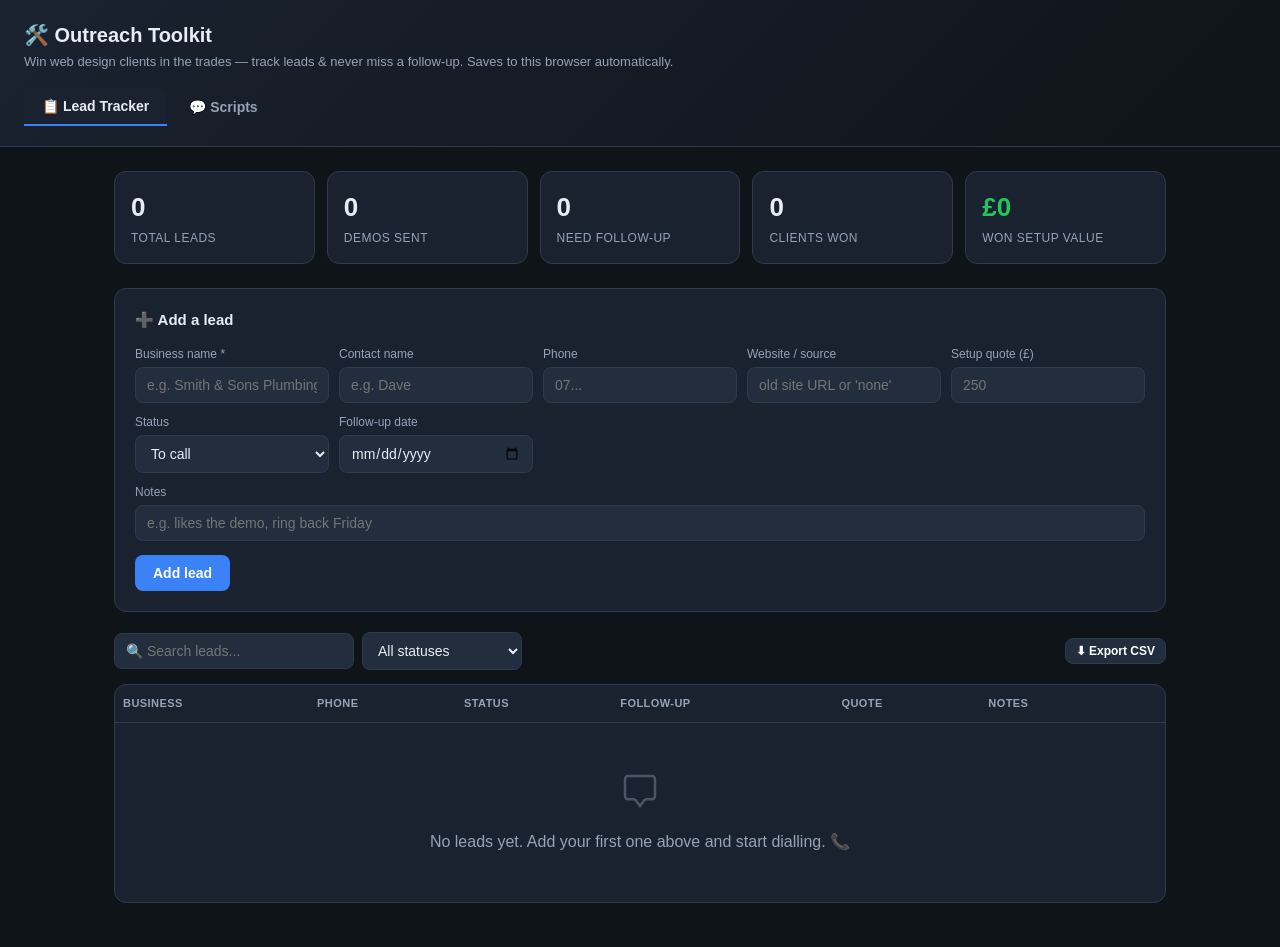
<file: index.html>
<!DOCTYPE html>
<html lang="en-GB">
<head>
<meta charset="UTF-8">
<meta name="viewport" content="width=device-width, initial-scale=1.0">
<title>Outreach Toolkit — Web Design for Trades</title>
<style>
  :root {
    --bg: #0f1419;
    --panel: #1a2230;
    --panel-2: #222d3d;
    --line: #2e3a4d;
    --text: #e8edf4;
    --muted: #94a3b8;
    --accent: #3b82f6;
    --green: #22c55e;
    --amber: #f59e0b;
    --red: #ef4444;
    --purple: #a855f7;
  }
  * { box-sizing: border-box; margin: 0; padding: 0; }
  body {
    font-family: -apple-system, BlinkMacSystemFont, "Segoe UI", Roboto, Helvetica, Arial, sans-serif;
    background: var(--bg);
    color: var(--text);
    line-height: 1.5;
  }
  header {
    background: linear-gradient(135deg, #1a2230, #0f1419);
    border-bottom: 1px solid var(--line);
    padding: 20px 24px;
    position: sticky; top: 0; z-index: 10;
  }
  header h1 { font-size: 20px; font-weight: 700; }
  header p { color: var(--muted); font-size: 13px; margin-top: 2px; }
  .tabs { display: flex; gap: 4px; margin-top: 16px; }
  .tab {
    background: transparent; border: none; color: var(--muted);
    padding: 10px 18px; cursor: pointer; font-size: 14px; font-weight: 600;
    border-radius: 8px 8px 0 0; transition: .15s;
  }
  .tab:hover { color: var(--text); background: var(--panel-2); }
  .tab.active { color: var(--text); background: var(--panel); border-bottom: 2px solid var(--accent); }
  .wrap { max-width: 1100px; margin: 0 auto; padding: 24px; }
  .view { display: none; }
  .view.active { display: block; }

  /* Stats */
  .stats { display: grid; grid-template-columns: repeat(auto-fit, minmax(150px,1fr)); gap: 12px; margin-bottom: 24px; }
  .stat { background: var(--panel); border: 1px solid var(--line); border-radius: 12px; padding: 16px; }
  .stat .num { font-size: 26px; font-weight: 700; }
  .stat .lbl { color: var(--muted); font-size: 12px; text-transform: uppercase; letter-spacing: .04em; margin-top: 2px; }
  .stat.pipeline .num { color: var(--green); }

  /* Form */
  .card { background: var(--panel); border: 1px solid var(--line); border-radius: 12px; padding: 20px; margin-bottom: 20px; }
  .card h2 { font-size: 15px; margin-bottom: 14px; }
  .grid-form { display: grid; grid-template-columns: repeat(auto-fit, minmax(180px,1fr)); gap: 10px; }
  input, select, textarea {
    width: 100%; background: var(--panel-2); border: 1px solid var(--line);
    color: var(--text); padding: 9px 11px; border-radius: 8px; font-size: 14px; font-family: inherit;
  }
  input:focus, select:focus, textarea:focus { outline: none; border-color: var(--accent); }
  label { font-size: 12px; color: var(--muted); display: block; margin-bottom: 4px; }
  .btn {
    background: var(--accent); color: #fff; border: none; padding: 10px 18px;
    border-radius: 8px; font-size: 14px; font-weight: 600; cursor: pointer; transition: .15s;
  }
  .btn:hover { filter: brightness(1.1); }
  .btn.ghost { background: var(--panel-2); border: 1px solid var(--line); }
  .btn.sm { padding: 5px 10px; font-size: 12px; }
  .btn.danger { background: transparent; color: var(--red); border: 1px solid transparent; }
  .btn.danger:hover { background: rgba(239,68,68,.12); }
  .toolbar { display: flex; gap: 8px; align-items: center; flex-wrap: wrap; margin-bottom: 14px; }
  .toolbar .spacer { flex: 1; }
  .search { max-width: 240px; }

  /* Lead table */
  table { width: 100%; border-collapse: collapse; }
  th { text-align: left; font-size: 11px; text-transform: uppercase; letter-spacing: .04em; color: var(--muted); padding: 10px 8px; border-bottom: 1px solid var(--line); }
  td { padding: 10px 8px; border-bottom: 1px solid var(--line); font-size: 14px; vertical-align: middle; }
  tr:hover td { background: rgba(255,255,255,.02); }
  .biz strong { display: block; }
  .biz span { color: var(--muted); font-size: 12px; }
  select.status { padding: 5px 8px; font-size: 12px; font-weight: 600; border-radius: 999px; }
  .status-tocall { color: var(--muted); }
  .status-called { color: var(--accent); }
  .status-demosent { color: var(--purple); }
  .status-followup { color: var(--amber); }
  .status-won { color: var(--green); }
  .status-lost { color: var(--red); }
  .empty { text-align: center; color: var(--muted); padding: 48px 16px; }
  .empty svg { opacity: .4; margin-bottom: 12px; }
  .overdue { color: var(--red); font-weight: 600; }
  .due-soon { color: var(--amber); }
  a.link { color: var(--accent); text-decoration: none; }
  a.link:hover { text-decoration: underline; }

  /* Scripts */
  .script-block { background: var(--panel); border: 1px solid var(--line); border-radius: 12px; padding: 20px; margin-bottom: 16px; }
  .script-block h3 { font-size: 15px; margin-bottom: 6px; color: var(--accent); }
  .script-block h4 { font-size: 13px; margin: 14px 0 4px; color: var(--amber); }
  .script-block p, .script-block blockquote { font-size: 14px; margin-bottom: 8px; }
  .script-block blockquote {
    border-left: 3px solid var(--accent); padding: 8px 12px; background: var(--panel-2);
    border-radius: 0 8px 8px 0; color: #cdd8e6; font-style: italic;
  }
  .tip { font-size: 13px; color: var(--muted); }
  .note { font-size: 12px; color: var(--muted); font-style: italic; }
  .muted-small { font-size: 12px; color: var(--muted); }

  @media print {
    header, .tabs, .no-print { display: none !important; }
    body { background: #fff; color: #000; }
    .script-block { border: 1px solid #ccc; break-inside: avoid; }
    .script-block blockquote { background: #f4f4f4; color: #000; }
    .view { display: block !important; }
    #view-leads, #view-add { display: none !important; }
  }
</style>
</head>
<body>
<header>
  <h1>🛠️ Outreach Toolkit</h1>
  <p>Win web design clients in the trades — track leads &amp; never miss a follow-up. Saves to this browser automatically.</p>
  <div class="tabs">
    <button class="tab active" data-tab="leads">📋 Lead Tracker</button>
    <button class="tab" data-tab="scripts">💬 Scripts</button>
  </div>
</header>

<div class="wrap">

  <!-- ============ LEAD TRACKER ============ -->
  <div class="view active" id="view-leads">
    <div class="stats">
      <div class="stat"><div class="num" id="s-total">0</div><div class="lbl">Total Leads</div></div>
      <div class="stat"><div class="num" id="s-demos">0</div><div class="lbl">Demos Sent</div></div>
      <div class="stat"><div class="num" id="s-followup">0</div><div class="lbl">Need Follow-up</div></div>
      <div class="stat"><div class="num" id="s-won">0</div><div class="lbl">Clients Won</div></div>
      <div class="stat pipeline"><div class="num" id="s-pipeline">£0</div><div class="lbl">Won Setup Value</div></div>
    </div>

    <div class="card">
      <h2>➕ Add a lead</h2>
      <div class="grid-form">
        <div><label>Business name *</label><input id="f-name" placeholder="e.g. Smith &amp; Sons Plumbing"></div>
        <div><label>Contact name</label><input id="f-contact" placeholder="e.g. Dave"></div>
        <div><label>Phone</label><input id="f-phone" placeholder="07..."></div>
        <div><label>Website / source</label><input id="f-web" placeholder="old site URL or 'none'"></div>
        <div><label>Setup quote (£)</label><input id="f-value" type="number" placeholder="250"></div>
        <div><label>Status</label>
          <select id="f-status">
            <option value="tocall">To call</option>
            <option value="called">Called</option>
            <option value="demosent">Demo sent</option>
            <option value="followup">Follow-up</option>
            <option value="won">Won</option>
            <option value="lost">Lost</option>
          </select>
        </div>
        <div><label>Follow-up date</label><input id="f-date" type="date"></div>
        <div style="grid-column: 1/-1"><label>Notes</label><input id="f-notes" placeholder="e.g. likes the demo, ring back Friday"></div>
      </div>
      <div style="margin-top:14px"><button class="btn" id="addBtn">Add lead</button></div>
    </div>

    <div class="toolbar">
      <input class="search" id="search" placeholder="🔍 Search leads...">
      <select id="filter" style="max-width:160px">
        <option value="all">All statuses</option>
        <option value="tocall">To call</option>
        <option value="called">Called</option>
        <option value="demosent">Demo sent</option>
        <option value="followup">Follow-up</option>
        <option value="won">Won</option>
        <option value="lost">Lost</option>
      </select>
      <div class="spacer"></div>
      <button class="btn ghost sm" id="exportBtn">⬇ Export CSV</button>
    </div>

    <div class="card" style="padding:0; overflow-x:auto">
      <table id="table">
        <thead>
          <tr>
            <th>Business</th><th>Phone</th><th>Status</th><th>Follow-up</th><th>Quote</th><th>Notes</th><th></th>
          </tr>
        </thead>
        <tbody id="tbody"></tbody>
      </table>
      <div class="empty" id="empty">
        <svg width="40" height="40" viewBox="0 0 24 24" fill="none" stroke="currentColor" stroke-width="1.5"><path d="M9 17H5a2 2 0 0 1-2-2V5a2 2 0 0 1 2-2h14a2 2 0 0 1 2 2v10a2 2 0 0 1-2 2h-4M9 17l3 4 3-4"/></svg>
        <div>No leads yet. Add your first one above and start dialling. 📞</div>
      </div>
    </div>
  </div>

  <!-- ============ SCRIPTS ============ -->
  <div class="view" id="view-scripts">
    <div class="no-print" style="margin-bottom:16px; display:flex; gap:8px; align-items:center;">
      <button class="btn ghost sm" onclick="window.print()">🖨️ Print this sheet</button>
      <span class="muted-small">Tip: the goal of every call is one thing — get a meeting booked in the diary to show them the demo.</span>
    </div>

    <div class="script-block">
      <h3>📞 Cold Call — Opening (goal: book a meeting)</h3>
      <p class="tip">The first 10 seconds decide everything. Be quick, be human. The ONLY aim of this call is to get a meeting in the diary — don't try to sell or send anything, just book the time.</p>
      <blockquote>"Hi, is that [Name]? ... Hi [Name], my name's [Your Name] — I'll be quick, I know you're busy. I build websites for [plumbers/roofers] round [town], and I've actually already built you a free demo of what yours could look like. I'd love to pop by and show you what I've put together — when are you usually free for a quick 15 minutes this week?"</blockquote>
      <h4>If "yes" → pin down a time:</h4>
      <blockquote>"Brilliant — what suits you better, [day] or [day]? ... Perfect, say [time]? What's the best address to meet you at, and a mobile number in case anything changes?"</blockquote>
      <h4>If they can't meet in person:</h4>
      <blockquote>"No problem — we can do it over a quick video call instead, I'll share my screen and walk you through it. When are you free for 15 minutes?"</blockquote>
      <p class="note">Lock the day, time, place and number into your tracker straight away with a follow-up date. That booked meeting is the win.</p>
    </div>

    <div class="script-block">
      <h3>🎬 The Meeting — Showing the Demo</h3>
      <p class="tip">This is where you win the job. Keep it tight, talk benefits not features, and finish by asking for the go-ahead.</p>
      <h4>Open (15 secs):</h4>
      <blockquote>"Thanks for seeing me [Name]. So this is a quick demo I built specially for [business] — nothing's live yet, just want to show you the idea and see what you think."</blockquote>
      <h4>Walk them through it — tie everything to getting more jobs:</h4>
      <blockquote>"So up the top here, your phone number's clickable — someone on their mobile just taps it and they're straight through to you. This big button says 'Get a Free Quote' so people know exactly what to do. Down here I've put your reviews front and centre, because that's what wins the people your customers refer you to..."</blockquote>
      <h4>Close — always ask (30 secs):</h4>
      <blockquote>"That's the gist of it. What do you reckon? ... If you're happy, I can have the full thing live this week — it's [£250] to set up and [£30] a month to host it and make any changes. Shall I get it started for you?"</blockquote>
      <p class="note">Silence after you ask the price is normal — don't fill it. Let them answer.</p>
    </div>

    <div class="script-block">
      <h3>🛡️ Objection Handling</h3>

      <h4>"Why do I need this? I get all my work word of mouth."</h4>
      <blockquote>"Honestly, that's the best kind of work to have — and I'm not trying to replace it. Here's the thing though: when someone recommends you, the first thing the new customer does is Google you before they ring. If they find nothing, or an old site, some of them hesitate or go with the next name. A proper site just makes sure the referrals you're already getting actually pick up the phone — it backs up your reputation instead of letting it leak. That's all it does."</blockquote>
      <p class="note">Don't attack word-of-mouth. Reframe the site as plugging a leak in referrals they already get.</p>

      <h4>"How much is it?"</h4>
      <blockquote>"It's [£250] to set up and [£30] a month to host it, keep it running and make any changes you need. But genuinely — let me come show you it properly first, no point talking money until you've seen if you even like it. When are you free for 15 minutes?"</blockquote>

      <h4>"I already have someone who does my website."</h4>
      <blockquote>"No problem at all. Give me 15 minutes to show you what I've built anyway — costs you nothing to compare, and if yours is already better you'll know straight away and I'll leave you be. When suits you?"</blockquote>

      <h4>"I'm not interested / haven't got time."</h4>
      <blockquote>"Totally fair, I'll not keep you. I'm local so if you ever change your mind just give me a shout — I'll leave you my number. Cheers [Name], take care."</blockquote>

      <h4>"Is this a scam / who are you again?"</h4>
      <blockquote>"Ha, fair question — no, I'm local, I build sites for trades round here. There's nothing to buy and no catch — I just built you a free demo and wanted to show you. Happy to pop by whenever suits so you can see for yourself."</blockquote>
    </div>

    <div class="script-block">
      <h3>💬 Follow-Up Texts</h3>
      <h4>Confirming a booked meeting:</h4>
      <blockquote>Hi [Name], [Your Name] here 👍 Just confirming I'll pop by [place] at [time] on [day] to show you the website demo I built for [business]. Any problems just give me a shout!</blockquote>
      <h4>If they didn't answer / chasing a time:</h4>
      <blockquote>Hi [Name], tried to give you a quick ring — I've built a free website demo for [business] and would love to pop by and show you. When's a good 15 minutes for you this week?</blockquote>
      <h4>After the meeting (if they're thinking about it):</h4>
      <blockquote>Hey [Name], great to meet you today! No rush at all — whenever you're ready just say the word and I'll have the full site live within the week 🙂</blockquote>
    </div>

    <div class="script-block">
      <h3>📩 Facebook / Instagram DM</h3>
      <blockquote>Hi [Name] 👋 I build websites for [roofers] around [town]. I've actually built you a free demo of what yours could look like. Fancy meeting up for 15 minutes this week so I can show you? When are you usually free? No charge and no catch 🙂</blockquote>
      <h4>DM follow-up (2 days later):</h4>
      <blockquote>Hi [Name], just floating this back up 🙂 I'd genuinely love to show you the demo I built — what day this week works for a quick 15 minutes?</blockquote>
    </div>

    <div class="script-block">
      <h3>✅ Two rules that make it convert</h3>
      <p>1. <strong>Book the meeting — that's the only goal.</strong> Don't send a link they'll forget to open. Get a time in the diary to show them face to face (or screen-share) — that's where the demo sells itself.</p>
      <p>2. <strong>Follow up.</strong> Aim for ~30 touches a day. Most sales happen on the 2nd–4th contact, not the first — that's what the tracker is for.</p>
    </div>
  </div>

</div>

<script>
  const STORE = 'outreach_leads_v1';
  let leads = JSON.parse(localStorage.getItem(STORE) || '[]');

  const statusLabels = {
    tocall: 'To call', called: 'Called', demosent: 'Demo sent',
    followup: 'Follow-up', won: 'Won', lost: 'Lost'
  };

  function save() { localStorage.setItem(STORE, JSON.stringify(leads)); }

  function fmtDate(d) {
    if (!d) return '—';
    const date = new Date(d + 'T00:00:00');
    const today = new Date(); today.setHours(0,0,0,0);
    const diff = Math.round((date - today) / 86400000);
    const str = date.toLocaleDateString('en-GB', { day:'numeric', month:'short' });
    if (diff < 0) return '<span class="overdue">'+str+' (overdue)</span>';
    if (diff === 0) return '<span class="overdue">Today</span>';
    if (diff <= 2) return '<span class="due-soon">'+str+'</span>';
    return str;
  }

  function esc(s){ return (s||'').replace(/[&<>"]/g, c=>({'&':'&amp;','<':'&lt;','>':'&gt;','"':'&quot;'}[c])); }

  function render() {
    const q = document.getElementById('search').value.toLowerCase();
    const filter = document.getElementById('filter').value;
    const tbody = document.getElementById('tbody');
    tbody.innerHTML = '';

    let list = leads.filter(l => {
      const matchQ = !q || (l.name+l.contact+l.notes+l.phone).toLowerCase().includes(q);
      const matchF = filter === 'all' || l.status === filter;
      return matchQ && matchF;
    });

    document.getElementById('empty').style.display = leads.length === 0 ? 'block' : 'none';

    list.forEach(l => {
      const tr = document.createElement('tr');
      const opts = Object.keys(statusLabels).map(k =>
        `<option value="${k}" ${l.status===k?'selected':''}>${statusLabels[k]}</option>`).join('');
      const phoneCell = l.phone ? `<a class="link" href="tel:${esc(l.phone)}">${esc(l.phone)}</a>` : '—';
      tr.innerHTML = `
        <td class="biz"><strong>${esc(l.name)}</strong><span>${esc(l.contact||'')}${l.web?' · '+esc(l.web):''}</span></td>
        <td>${phoneCell}</td>
        <td><select class="status status-${l.status}" data-id="${l.id}">${opts}</select></td>
        <td>${fmtDate(l.date)}</td>
        <td>${l.value?('£'+l.value):'—'}</td>
        <td>${esc(l.notes||'')}</td>
        <td><button class="btn danger sm" data-del="${l.id}">✕</button></td>`;
      tbody.appendChild(tr);
    });

    // stats
    document.getElementById('s-total').textContent = leads.length;
    document.getElementById('s-demos').textContent = leads.filter(l=>['demosent','followup','won'].includes(l.status)).length;
    document.getElementById('s-followup').textContent = leads.filter(l=>l.status==='followup').length;
    document.getElementById('s-won').textContent = leads.filter(l=>l.status==='won').length;
    const pipe = leads.filter(l=>l.status==='won').reduce((s,l)=>s+(parseInt(l.value)||0),0);
    document.getElementById('s-pipeline').textContent = '£'+pipe.toLocaleString();
  }

  document.getElementById('addBtn').addEventListener('click', () => {
    const name = document.getElementById('f-name').value.trim();
    if (!name) { alert('Business name is required'); return; }
    leads.unshift({
      id: Date.now().toString(),
      name,
      contact: document.getElementById('f-contact').value.trim(),
      phone: document.getElementById('f-phone').value.trim(),
      web: document.getElementById('f-web').value.trim(),
      value: document.getElementById('f-value').value.trim(),
      status: document.getElementById('f-status').value,
      date: document.getElementById('f-date').value,
      notes: document.getElementById('f-notes').value.trim()
    });
    save(); render();
    ['f-name','f-contact','f-phone','f-web','f-value','f-date','f-notes'].forEach(id=>document.getElementById(id).value='');
    document.getElementById('f-name').focus();
  });

  document.getElementById('tbody').addEventListener('change', e => {
    if (e.target.classList.contains('status')) {
      const l = leads.find(x => x.id === e.target.dataset.id);
      if (l) { l.status = e.target.value; save(); render(); }
    }
  });

  document.getElementById('tbody').addEventListener('click', e => {
    if (e.target.dataset.del) {
      leads = leads.filter(x => x.id !== e.target.dataset.del);
      save(); render();
    }
  });

  document.getElementById('search').addEventListener('input', render);
  document.getElementById('filter').addEventListener('change', render);

  document.getElementById('exportBtn').addEventListener('click', () => {
    const rows = [['Business','Contact','Phone','Website','Status','Follow-up','Quote','Notes']];
    leads.forEach(l => rows.push([l.name,l.contact,l.phone,l.web,statusLabels[l.status],l.date,l.value,l.notes]));
    const csv = rows.map(r => r.map(c => '"'+String(c||'').replace(/"/g,'""')+'"').join(',')).join('\n');
    const blob = new Blob([csv], {type:'text/csv'});
    const a = document.createElement('a');
    a.href = URL.createObjectURL(blob);
    a.download = 'leads.csv';
    a.click();
  });

  // tabs
  document.querySelectorAll('.tab').forEach(t => t.addEventListener('click', () => {
    document.querySelectorAll('.tab').forEach(x=>x.classList.remove('active'));
    document.querySelectorAll('.view').forEach(x=>x.classList.remove('active'));
    t.classList.add('active');
    document.getElementById('view-'+t.dataset.tab).classList.add('active');
  }));

  render();
</script>
</body>
</html>
</file>
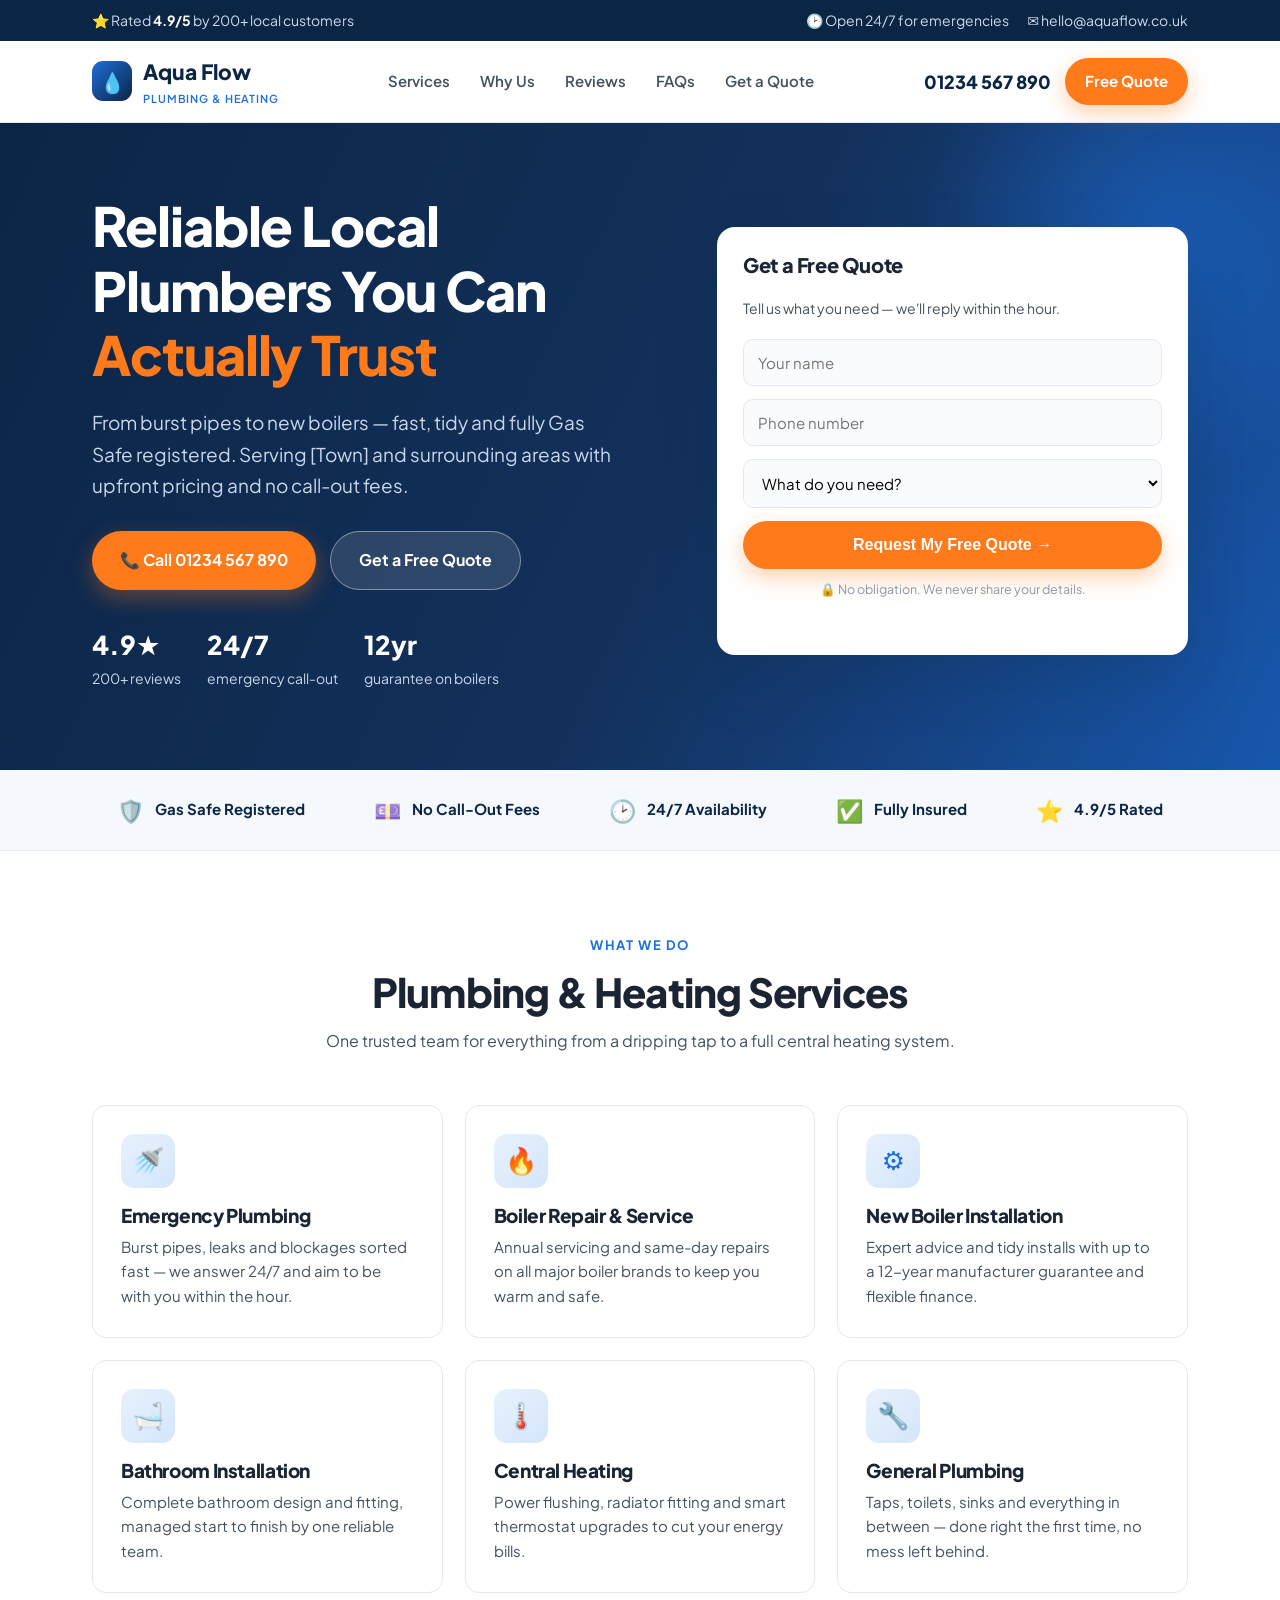
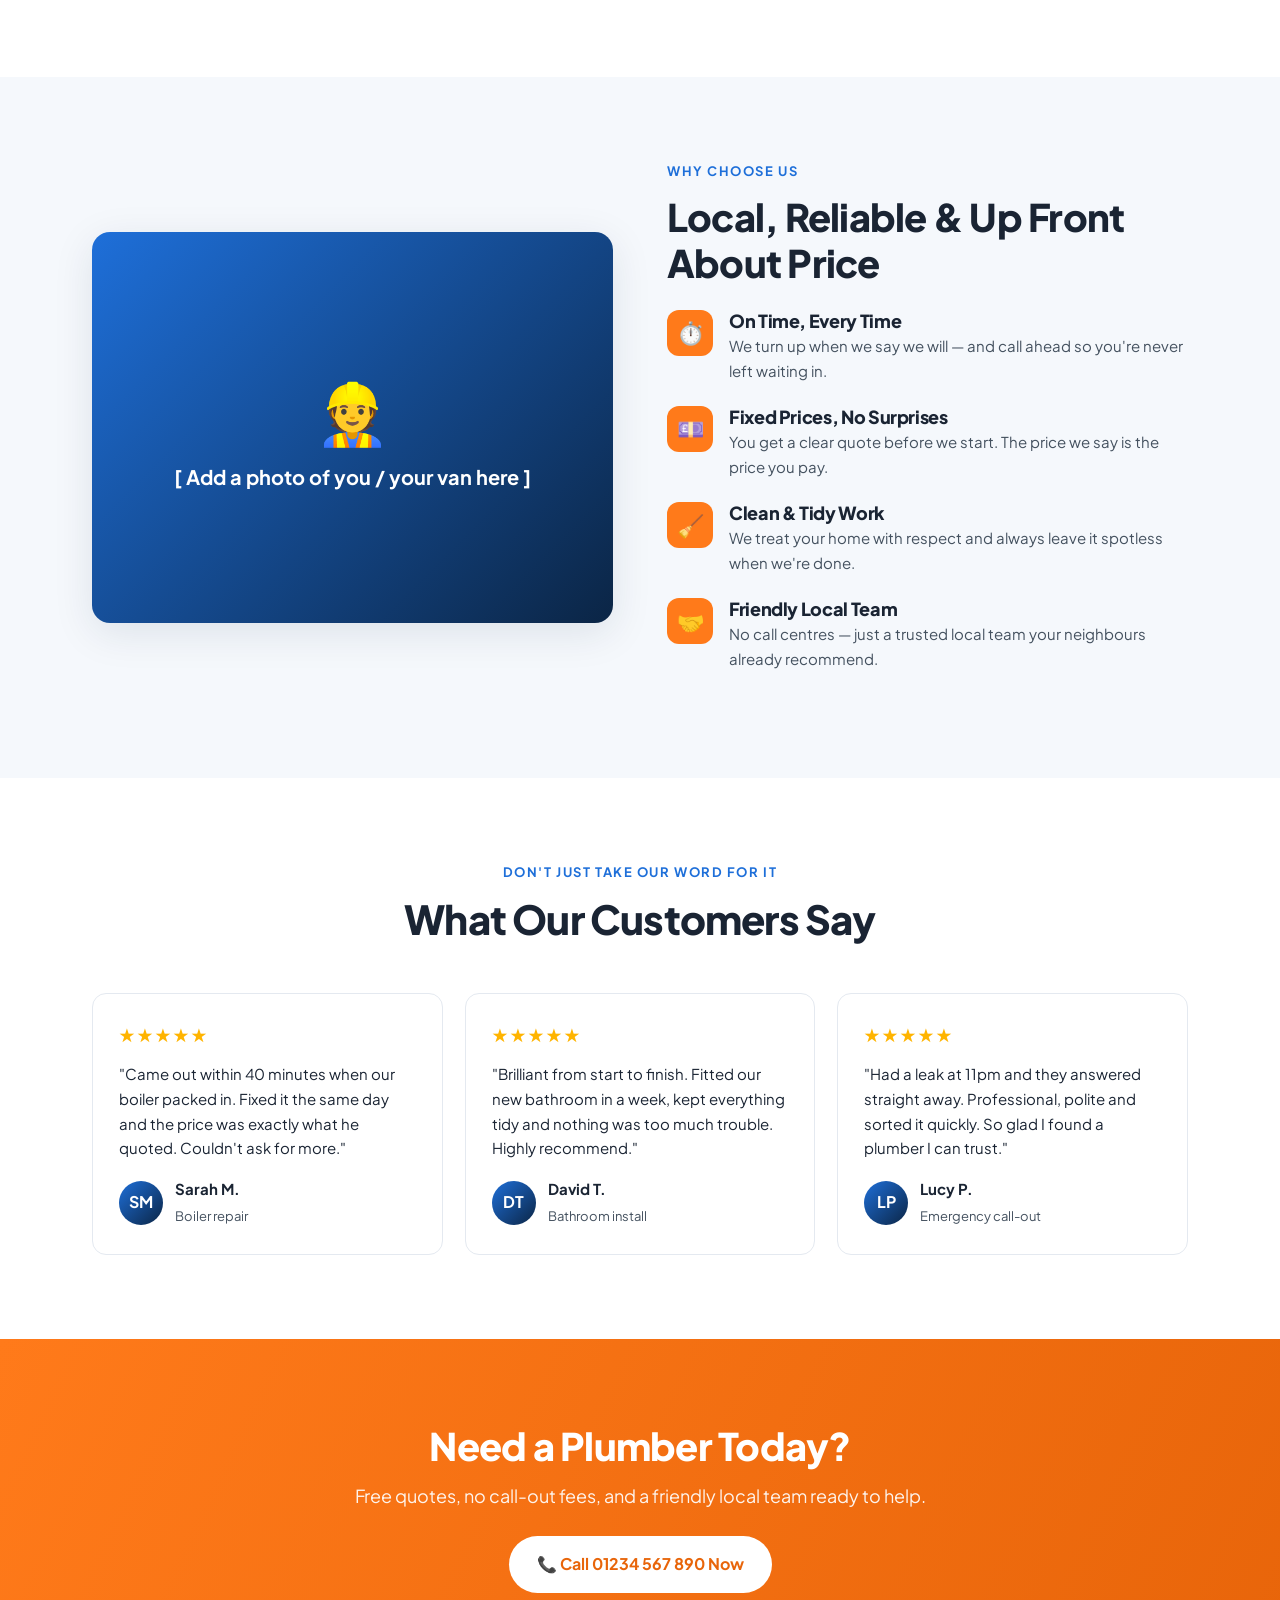
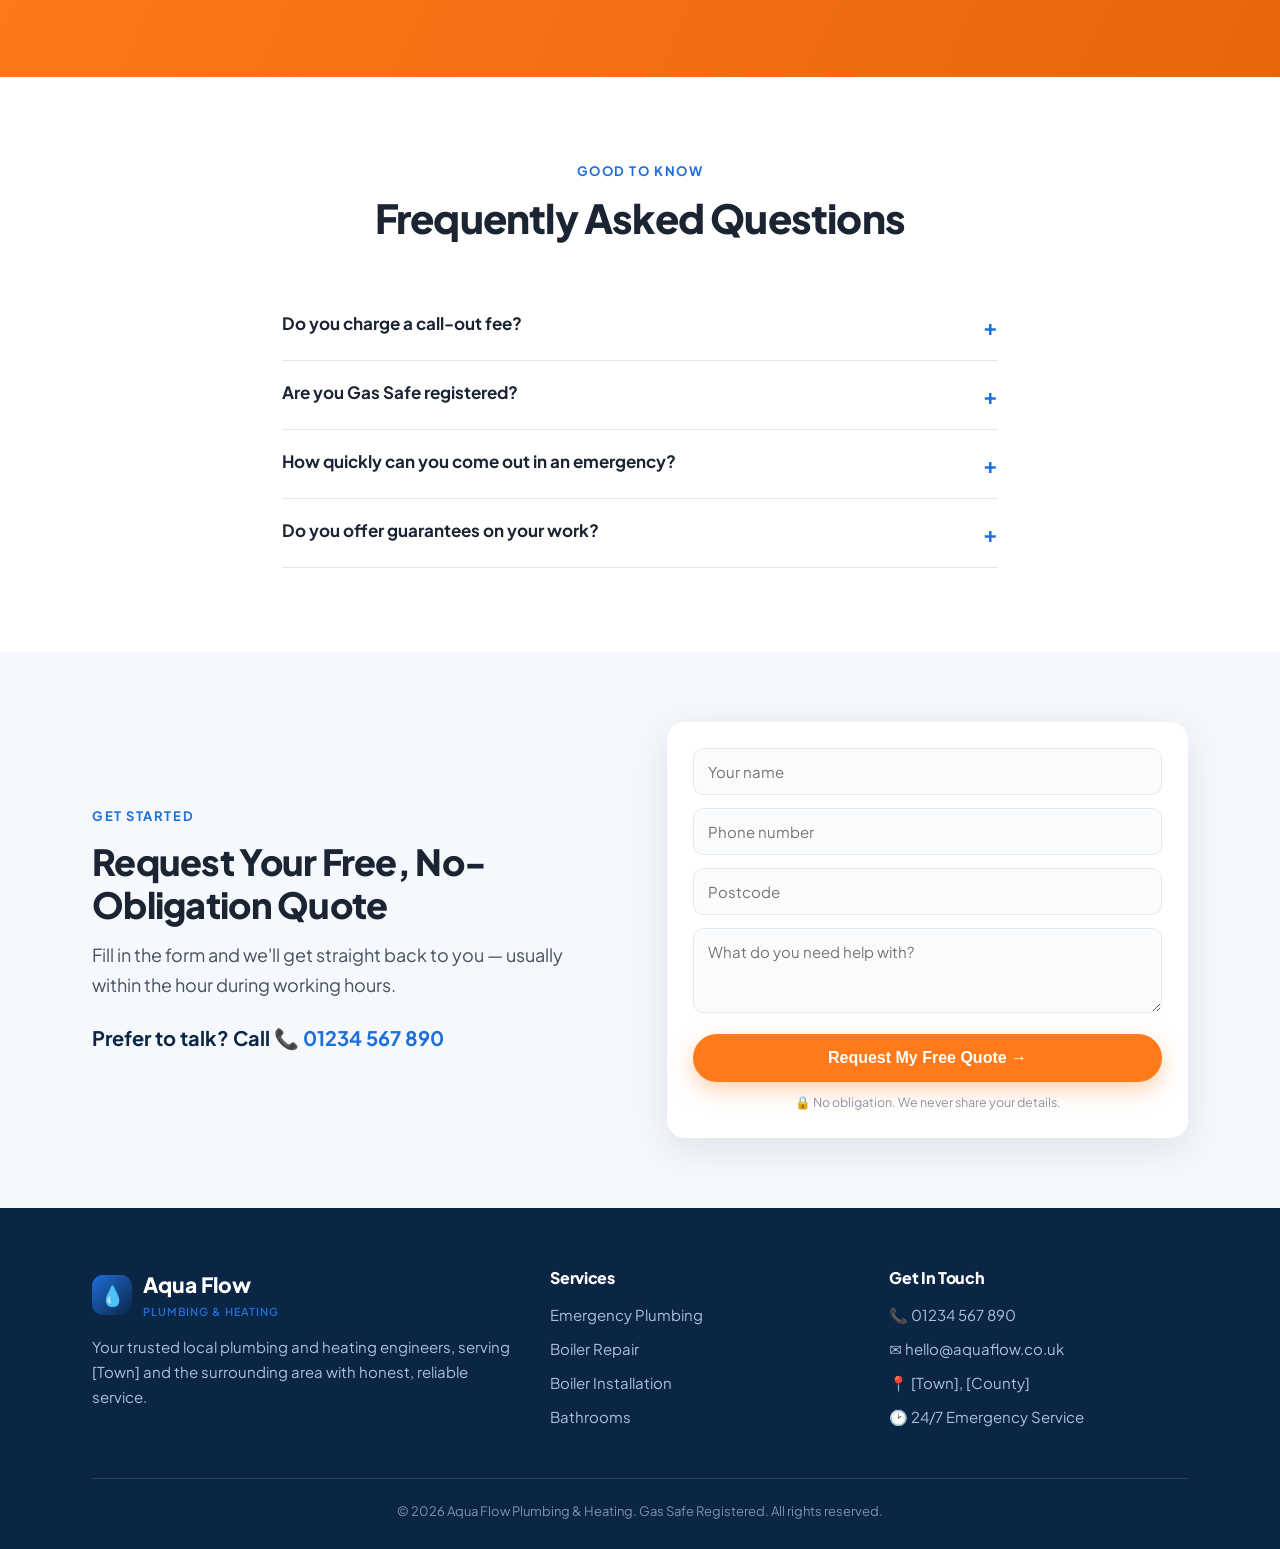
<file: templates/plumber.html>
<!DOCTYPE html>
<html lang="en-GB">
<head>
<meta charset="UTF-8">
<meta name="viewport" content="width=device-width, initial-scale=1.0">
<title>Aqua Flow Plumbing &amp; Heating | 24/7 Emergency Plumbers in [Town]</title>
<meta name="description" content="Trusted local plumbers and heating engineers in [Town]. Boiler repairs, emergency call-outs, bathrooms. Gas Safe registered. Free quotes — call today.">
<link rel="preconnect" href="https://fonts.googleapis.com">
<link rel="preconnect" href="https://fonts.gstatic.com" crossorigin>
<link href="https://fonts.googleapis.com/css2?family=Plus+Jakarta+Sans:wght@400;500;600;700;800&display=swap" rel="stylesheet">
<style>
  :root {
    --navy: #0b2545;
    --navy-2: #13315c;
    --blue: #1e6fd9;
    --blue-d: #1857ad;
    --accent: #ff7a1a;
    --accent-d: #e8650a;
    --ink: #1a2433;
    --body: #44515f;
    --line: #e4e9f0;
    --bg-soft: #f5f8fc;
    --white: #fff;
    --radius: 14px;
    --shadow: 0 10px 40px rgba(11,37,69,.10);
    --shadow-lg: 0 24px 60px rgba(11,37,69,.18);
  }
  * { box-sizing: border-box; margin: 0; padding: 0; }
  html { scroll-behavior: smooth; }
  body { font-family: "Plus Jakarta Sans", system-ui, sans-serif; color: var(--body); line-height: 1.65; background: var(--white); -webkit-font-smoothing: antialiased; }
  h1,h2,h3,h4 { color: var(--ink); line-height: 1.2; font-weight: 800; letter-spacing: -.02em; }
  a { text-decoration: none; color: inherit; }
  img { max-width: 100%; display: block; }
  .wrap { max-width: 1140px; margin: 0 auto; padding: 0 22px; }
  section { padding: 84px 0; }
  .eyebrow { color: var(--blue); font-weight: 700; text-transform: uppercase; letter-spacing: .12em; font-size: 13px; margin-bottom: 12px; }
  .lead { font-size: 18px; max-width: 640px; }

  .btn { display: inline-flex; align-items: center; gap: 9px; font-weight: 700; font-size: 16px; padding: 15px 28px; border-radius: 999px; cursor: pointer; border: none; transition: transform .15s, box-shadow .15s, background .15s; }
  .btn-primary { background: var(--accent); color: #fff; box-shadow: 0 8px 22px rgba(255,122,26,.35); }
  .btn-primary:hover { background: var(--accent-d); transform: translateY(-2px); box-shadow: 0 12px 28px rgba(255,122,26,.45); }
  .btn-ghost { background: rgba(255,255,255,.12); color: #fff; border: 1.5px solid rgba(255,255,255,.4); }
  .btn-ghost:hover { background: rgba(255,255,255,.22); }

  .topbar { background: var(--navy); color: #cdd9ec; font-size: 14px; }
  .topbar .wrap { display: flex; justify-content: space-between; align-items: center; padding: 9px 22px; flex-wrap: wrap; gap: 6px; }
  .topbar strong { color:#fff; }
  .topbar .tb-right { display: flex; gap: 18px; align-items:center; }

  header { position: sticky; top: 0; z-index: 50; background: rgba(255,255,255,.92); backdrop-filter: blur(10px); border-bottom: 1px solid var(--line); }
  nav { display: flex; align-items: center; justify-content: space-between; padding: 14px 0; }
  .logo { display: flex; align-items: center; gap: 11px; font-weight: 800; font-size: 21px; color: var(--navy); }
  .logo .mark { width: 40px; height: 40px; border-radius: 11px; background: linear-gradient(135deg, var(--blue), var(--navy)); display: grid; place-items: center; color: #fff; font-size: 20px; }
  .logo small { display:block; font-size: 11px; font-weight:600; color: var(--blue); letter-spacing:.08em; text-transform:uppercase; }
  .nav-links { display: flex; gap: 30px; align-items: center; font-weight: 600; font-size: 15px; }
  .nav-links a:hover { color: var(--blue); }
  .nav-cta { display: flex; align-items: center; gap: 14px; }
  .nav-phone { font-weight: 800; color: var(--navy); font-size: 18px; }
  .burger { display: none; background: none; border: none; font-size: 26px; cursor: pointer; color: var(--navy); }

  .hero { position: relative; color: #fff; background: linear-gradient(115deg, var(--navy) 0%, var(--navy-2) 55%, var(--blue-d) 100%); overflow: hidden; }
  .hero::after { content:""; position:absolute; right:-120px; top:-120px; width:480px; height:480px; background: radial-gradient(circle, rgba(30,111,217,.5), transparent 70%); }
  .hero .wrap { position: relative; z-index: 2; display: grid; grid-template-columns: 1.1fr .9fr; gap: 50px; align-items: center; padding-top: 70px; padding-bottom: 80px; }
  .hero h1 { color: #fff; font-size: clamp(34px, 5vw, 54px); }
  .hero h1 span { color: var(--accent); }
  .hero p { color: #c9d6ea; font-size: 19px; margin: 20px 0 30px; max-width: 520px; }
  .hero-cta { display: flex; gap: 14px; flex-wrap: wrap; }
  .hero-trust { display: flex; gap: 26px; margin-top: 34px; flex-wrap: wrap; }
  .hero-trust div { font-size: 14px; color:#c9d6ea; }
  .hero-trust strong { display:block; color:#fff; font-size: 26px; font-weight: 800; }
  .hero-card { background: #fff; color: var(--ink); border-radius: 18px; padding: 26px; box-shadow: var(--shadow-lg); }
  .hero-card h3 { font-size: 20px; margin-bottom: 4px; }
  .hero-card .sub { font-size: 14px; color: var(--body); margin-bottom: 18px; }
  .field { margin-bottom: 13px; }
  .field input, .field select, .field textarea { width: 100%; padding: 13px 14px; border: 1.5px solid var(--line); border-radius: 10px; font-family: inherit; font-size: 15px; background:#fafbfd; }
  .field input:focus, .field select:focus, .field textarea:focus { outline: none; border-color: var(--blue); background:#fff; }
  .hero-card .btn { width: 100%; justify-content: center; }
  .hero-card .reassure { text-align:center; font-size: 12.5px; color:#8b97a6; margin-top:10px; }

  .badges { background: var(--bg-soft); border-bottom: 1px solid var(--line); }
  .badges .wrap { display: flex; justify-content: space-around; gap: 18px; padding: 22px; flex-wrap: wrap; }
  .badge { display: flex; align-items: center; gap: 11px; font-weight: 700; color: var(--navy); font-size: 15px; }
  .badge .ic { font-size: 22px; }

  .sec-head { text-align: center; max-width: 640px; margin: 0 auto 50px; }
  .sec-head h2 { font-size: clamp(28px, 4vw, 40px); }
  .sec-head p { margin-top: 12px; }
  .grid { display: grid; grid-template-columns: repeat(3,1fr); gap: 22px; }
  .svc { background: #fff; border: 1px solid var(--line); border-radius: var(--radius); padding: 28px; transition: transform .18s, box-shadow .18s, border-color .18s; }
  .svc:hover { transform: translateY(-5px); box-shadow: var(--shadow); border-color: transparent; }
  .svc .ic { width: 54px; height: 54px; border-radius: 13px; background: linear-gradient(135deg, #e8f1fd, #d4e6fb); color: var(--blue); display: grid; place-items: center; font-size: 26px; margin-bottom: 16px; }
  .svc h3 { font-size: 19px; margin-bottom: 8px; }
  .svc p { font-size: 15px; }

  .why { background: var(--bg-soft); }
  .why .wrap { display: grid; grid-template-columns: 1fr 1fr; gap: 54px; align-items: center; }
  .why-img { border-radius: 18px; overflow:hidden; box-shadow: var(--shadow); aspect-ratio: 4/3; background: linear-gradient(135deg,#1e6fd9,#0b2545); display:grid; place-items:center; color:#fff; }
  .feat { display: flex; gap: 16px; margin-bottom: 22px; }
  .feat .ic { flex: 0 0 46px; height: 46px; border-radius: 12px; background: var(--accent); color:#fff; display:grid; place-items:center; font-size:22px; }
  .feat h4 { font-size: 18px; margin-bottom: 3px; }
  .feat p { font-size: 15px; }

  .reviews-grid { display: grid; grid-template-columns: repeat(3,1fr); gap: 22px; }
  .review { background:#fff; border:1px solid var(--line); border-radius: var(--radius); padding: 26px; }
  .stars { color: #ffb400; font-size: 18px; letter-spacing: 2px; margin-bottom: 12px; }
  .review p { font-size: 15px; color: var(--ink); margin-bottom: 16px; }
  .reviewer { display: flex; align-items: center; gap: 12px; }
  .reviewer .av { width: 44px; height: 44px; border-radius: 50%; background: linear-gradient(135deg,var(--blue),var(--navy)); color:#fff; display:grid; place-items:center; font-weight:700; }
  .reviewer strong { display:block; color: var(--ink); font-size: 15px; }
  .reviewer span { font-size: 13px; }

  .cta-band { background: linear-gradient(115deg, var(--accent), var(--accent-d)); color:#fff; text-align:center; }
  .cta-band h2 { color:#fff; font-size: clamp(26px,4vw,38px); }
  .cta-band p { color: #fff; opacity:.92; font-size:18px; margin: 12px 0 26px; }
  .cta-band .btn { background:#fff; color: var(--accent-d); }
  .cta-band .btn:hover { background:#fff; transform: translateY(-2px); }

  .faq-item { border-bottom:1px solid var(--line); }
  .faq-q { width:100%; text-align:left; background:none; border:none; padding: 20px 0; font-size: 17px; font-weight: 700; color: var(--ink); cursor:pointer; display:flex; justify-content:space-between; gap: 16px; font-family:inherit; }
  .faq-q span { color: var(--blue); transition: transform .2s; font-size: 22px; }
  .faq-a { max-height:0; overflow:hidden; transition: max-height .25s ease; }
  .faq-a p { padding-bottom: 20px; font-size: 15px; }
  .faq-item.open .faq-q span { transform: rotate(45deg); }

  footer { background: var(--navy); color: #aebfd6; padding: 60px 0 26px; font-size: 15px; }
  .foot-grid { display:grid; grid-template-columns: 1.4fr 1fr 1fr; gap: 40px; margin-bottom: 40px; }
  footer h4 { color:#fff; font-size:16px; margin-bottom: 16px; }
  footer a:hover { color:#fff; }
  footer ul { list-style:none; }
  footer li { margin-bottom: 9px; }
  .foot-bottom { border-top:1px solid rgba(255,255,255,.12); padding-top: 22px; text-align:center; font-size:13px; color:#7e92b0; }

  .callbar { display:none; position: fixed; bottom:0; left:0; right:0; z-index: 60; background: var(--accent); }
  .callbar a { display:flex; align-items:center; justify-content:center; gap:10px; color:#fff; font-weight:800; padding: 15px; font-size: 17px; }

  @media (max-width: 900px) {
    .hero .wrap, .why .wrap { grid-template-columns: 1fr; }
    .grid, .reviews-grid { grid-template-columns: 1fr; }
    .nav-links { display:none; }
    .burger { display:block; }
    .nav-links.open { display:flex; position:absolute; top:68px; left:0; right:0; background:#fff; flex-direction:column; padding:18px 22px; gap:16px; border-bottom:1px solid var(--line); box-shadow: var(--shadow); }
    .nav-phone { display:none; }
    .callbar { display:block; }
    body { padding-bottom: 56px; }
    section { padding: 60px 0; }
    .topbar .tb-right { display:none; }
  }
</style>
</head>
<body>

  <div class="topbar">
    <div class="wrap">
      <div>⭐ Rated <strong>4.9/5</strong> by 200+ local customers</div>
      <div class="tb-right">
        <span>🕑 Open 24/7 for emergencies</span>
        <span>✉ hello@aquaflow.co.uk</span>
      </div>
    </div>
  </div>

  <header>
    <div class="wrap">
      <nav>
        <a href="#" class="logo">
          <span class="mark">💧</span>
          <span>Aqua Flow<small>Plumbing &amp; Heating</small></span>
        </a>
        <div class="nav-links" id="navLinks">
          <a href="#services">Services</a>
          <a href="#why">Why Us</a>
          <a href="#reviews">Reviews</a>
          <a href="#faq">FAQs</a>
          <a href="#quote">Get a Quote</a>
        </div>
        <div class="nav-cta">
          <a href="tel:01234567890" class="nav-phone">01234 567 890</a>
          <a href="#quote" class="btn btn-primary" style="padding:11px 20px;font-size:15px;">Free Quote</a>
        </div>
        <button class="burger" id="burger">☰</button>
      </nav>
    </div>
  </header>

  <section class="hero" style="padding:0;">
    <div class="wrap">
      <div>
        <h1>Reliable Local Plumbers You Can <span>Actually Trust</span></h1>
        <p>From burst pipes to new boilers — fast, tidy and fully Gas Safe registered. Serving [Town] and surrounding areas with upfront pricing and no call-out fees.</p>
        <div class="hero-cta">
          <a href="tel:01234567890" class="btn btn-primary">📞 Call 01234 567 890</a>
          <a href="#quote" class="btn btn-ghost">Get a Free Quote</a>
        </div>
        <div class="hero-trust">
          <div><strong>4.9★</strong> 200+ reviews</div>
          <div><strong>24/7</strong> emergency call-out</div>
          <div><strong>12yr</strong> guarantee on boilers</div>
        </div>
      </div>
      <div class="hero-card">
        <h3>Get a Free Quote</h3>
        <p class="sub">Tell us what you need — we'll reply within the hour.</p>
        <form onsubmit="return formSubmit(event)">
          <div class="field"><input type="text" placeholder="Your name" required></div>
          <div class="field"><input type="tel" placeholder="Phone number" required></div>
          <div class="field">
            <select required>
              <option value="">What do you need?</option>
              <option>Emergency / leak</option>
              <option>Boiler repair or service</option>
              <option>New boiler installation</option>
              <option>Bathroom installation</option>
              <option>Something else</option>
            </select>
          </div>
          <button type="submit" class="btn btn-primary">Request My Free Quote →</button>
          <p class="reassure">🔒 No obligation. We never share your details.</p>
        </form>
      </div>
    </div>
  </section>

  <div class="badges">
    <div class="wrap">
      <div class="badge"><span class="ic">🛡️</span> Gas Safe Registered</div>
      <div class="badge"><span class="ic">💷</span> No Call-Out Fees</div>
      <div class="badge"><span class="ic">🕑</span> 24/7 Availability</div>
      <div class="badge"><span class="ic">✅</span> Fully Insured</div>
      <div class="badge"><span class="ic">⭐</span> 4.9/5 Rated</div>
    </div>
  </div>

  <section id="services">
    <div class="wrap">
      <div class="sec-head">
        <div class="eyebrow">What We Do</div>
        <h2>Plumbing &amp; Heating Services</h2>
        <p>One trusted team for everything from a dripping tap to a full central heating system.</p>
      </div>
      <div class="grid">
        <div class="svc"><div class="ic">🚿</div><h3>Emergency Plumbing</h3><p>Burst pipes, leaks and blockages sorted fast — we answer 24/7 and aim to be with you within the hour.</p></div>
        <div class="svc"><div class="ic">🔥</div><h3>Boiler Repair &amp; Service</h3><p>Annual servicing and same-day repairs on all major boiler brands to keep you warm and safe.</p></div>
        <div class="svc"><div class="ic">⚙️</div><h3>New Boiler Installation</h3><p>Expert advice and tidy installs with up to a 12-year manufacturer guarantee and flexible finance.</p></div>
        <div class="svc"><div class="ic">🛁</div><h3>Bathroom Installation</h3><p>Complete bathroom design and fitting, managed start to finish by one reliable team.</p></div>
        <div class="svc"><div class="ic">🌡️</div><h3>Central Heating</h3><p>Power flushing, radiator fitting and smart thermostat upgrades to cut your energy bills.</p></div>
        <div class="svc"><div class="ic">🔧</div><h3>General Plumbing</h3><p>Taps, toilets, sinks and everything in between — done right the first time, no mess left behind.</p></div>
      </div>
    </div>
  </section>

  <section class="why" id="why">
    <div class="wrap">
      <div class="why-img"><div style="text-align:center;padding:30px;"><div style="font-size:60px;">👷</div><strong style="color:#fff;font-size:20px;">[ Add a photo of you / your van here ]</strong></div></div>
      <div>
        <div class="eyebrow">Why Choose Us</div>
        <h2 style="font-size:clamp(26px,4vw,38px);margin-bottom:24px;">Local, Reliable &amp; Up Front About Price</h2>
        <div class="feat"><div class="ic">⏱️</div><div><h4>On Time, Every Time</h4><p>We turn up when we say we will — and call ahead so you're never left waiting in.</p></div></div>
        <div class="feat"><div class="ic">💷</div><div><h4>Fixed Prices, No Surprises</h4><p>You get a clear quote before we start. The price we say is the price you pay.</p></div></div>
        <div class="feat"><div class="ic">🧹</div><div><h4>Clean &amp; Tidy Work</h4><p>We treat your home with respect and always leave it spotless when we're done.</p></div></div>
        <div class="feat"><div class="ic">🤝</div><div><h4>Friendly Local Team</h4><p>No call centres — just a trusted local team your neighbours already recommend.</p></div></div>
      </div>
    </div>
  </section>

  <section id="reviews">
    <div class="wrap">
      <div class="sec-head">
        <div class="eyebrow">Don't Just Take Our Word For It</div>
        <h2>What Our Customers Say</h2>
      </div>
      <div class="reviews-grid">
        <div class="review"><div class="stars">★★★★★</div><p>"Came out within 40 minutes when our boiler packed in. Fixed it the same day and the price was exactly what he quoted. Couldn't ask for more."</p><div class="reviewer"><div class="av">SM</div><div><strong>Sarah M.</strong><span>Boiler repair</span></div></div></div>
        <div class="review"><div class="stars">★★★★★</div><p>"Brilliant from start to finish. Fitted our new bathroom in a week, kept everything tidy and nothing was too much trouble. Highly recommend."</p><div class="reviewer"><div class="av">DT</div><div><strong>David T.</strong><span>Bathroom install</span></div></div></div>
        <div class="review"><div class="stars">★★★★★</div><p>"Had a leak at 11pm and they answered straight away. Professional, polite and sorted it quickly. So glad I found a plumber I can trust."</p><div class="reviewer"><div class="av">LP</div><div><strong>Lucy P.</strong><span>Emergency call-out</span></div></div></div>
      </div>
    </div>
  </section>

  <section class="cta-band">
    <div class="wrap">
      <h2>Need a Plumber Today?</h2>
      <p>Free quotes, no call-out fees, and a friendly local team ready to help.</p>
      <a href="tel:01234567890" class="btn">📞 Call 01234 567 890 Now</a>
    </div>
  </section>

  <section id="faq">
    <div class="wrap" style="max-width:760px;">
      <div class="sec-head">
        <div class="eyebrow">Good To Know</div>
        <h2>Frequently Asked Questions</h2>
      </div>
      <div class="faq-item"><button class="faq-q">Do you charge a call-out fee? <span>+</span></button><div class="faq-a"><p>No — we never charge just to come out. You'll only ever pay the agreed price for the work itself.</p></div></div>
      <div class="faq-item"><button class="faq-q">Are you Gas Safe registered? <span>+</span></button><div class="faq-a"><p>Yes, fully Gas Safe registered and insured. We're happy to show you our registration card on arrival.</p></div></div>
      <div class="faq-item"><button class="faq-q">How quickly can you come out in an emergency? <span>+</span></button><div class="faq-a"><p>We aim to be with you within the hour for genuine emergencies, 24 hours a day, 7 days a week.</p></div></div>
      <div class="faq-item"><button class="faq-q">Do you offer guarantees on your work? <span>+</span></button><div class="faq-a"><p>Absolutely. All work is guaranteed, and new boiler installations come with up to a 12-year manufacturer warranty.</p></div></div>
    </div>
  </section>

  <section id="quote" class="why" style="padding:70px 0;">
    <div class="wrap" style="grid-template-columns:1fr 1fr;">
      <div>
        <div class="eyebrow">Get Started</div>
        <h2 style="font-size:clamp(26px,4vw,36px);margin-bottom:14px;">Request Your Free, No-Obligation Quote</h2>
        <p class="lead">Fill in the form and we'll get straight back to you — usually within the hour during working hours.</p>
        <p style="margin-top:22px;font-weight:700;color:var(--navy);font-size:20px;">Prefer to talk? Call 📞 <a href="tel:01234567890" style="color:var(--blue);">01234 567 890</a></p>
      </div>
      <div class="hero-card" style="box-shadow:var(--shadow);">
        <form onsubmit="return formSubmit(event)">
          <div class="field"><input type="text" placeholder="Your name" required></div>
          <div class="field"><input type="tel" placeholder="Phone number" required></div>
          <div class="field"><input type="text" placeholder="Postcode"></div>
          <div class="field"><textarea rows="3" placeholder="What do you need help with?"></textarea></div>
          <button type="submit" class="btn btn-primary">Request My Free Quote →</button>
          <p class="reassure">🔒 No obligation. We never share your details.</p>
        </form>
      </div>
    </div>
  </section>

  <footer>
    <div class="wrap">
      <div class="foot-grid">
        <div>
          <a href="#" class="logo" style="color:#fff;margin-bottom:14px;"><span class="mark">💧</span><span style="color:#fff;">Aqua Flow<small>Plumbing &amp; Heating</small></span></a>
          <p>Your trusted local plumbing and heating engineers, serving [Town] and the surrounding area with honest, reliable service.</p>
        </div>
        <div>
          <h4>Services</h4>
          <ul>
            <li><a href="#services">Emergency Plumbing</a></li>
            <li><a href="#services">Boiler Repair</a></li>
            <li><a href="#services">Boiler Installation</a></li>
            <li><a href="#services">Bathrooms</a></li>
          </ul>
        </div>
        <div>
          <h4>Get In Touch</h4>
          <ul>
            <li>📞 <a href="tel:01234567890">01234 567 890</a></li>
            <li>✉ hello@aquaflow.co.uk</li>
            <li>📍 [Town], [County]</li>
            <li>🕑 24/7 Emergency Service</li>
          </ul>
        </div>
      </div>
      <div class="foot-bottom">© 2026 Aqua Flow Plumbing &amp; Heating. Gas Safe Registered. All rights reserved.</div>
    </div>
  </footer>

  <div class="callbar"><a href="tel:01234567890">📞 Tap to Call — 01234 567 890</a></div>

<script>
  document.getElementById('burger').addEventListener('click', () => {
    document.getElementById('navLinks').classList.toggle('open');
  });
  document.querySelectorAll('#navLinks a').forEach(a => a.addEventListener('click', () => {
    document.getElementById('navLinks').classList.remove('open');
  }));
  document.querySelectorAll('.faq-q').forEach(q => q.addEventListener('click', () => {
    const item = q.parentElement;
    const ans = q.nextElementSibling;
    const open = item.classList.contains('open');
    document.querySelectorAll('.faq-item').forEach(i => { i.classList.remove('open'); i.querySelector('.faq-a').style.maxHeight = null; });
    if (!open) { item.classList.add('open'); ans.style.maxHeight = ans.scrollHeight + 'px'; }
  }));
  function formSubmit(e){ e.preventDefault(); alert("✅ Thanks! In the live version this sends straight to the business owner's email/phone. (This is a demo.)"); e.target.reset(); return false; }
</script>
</body>
</html>
</file>
